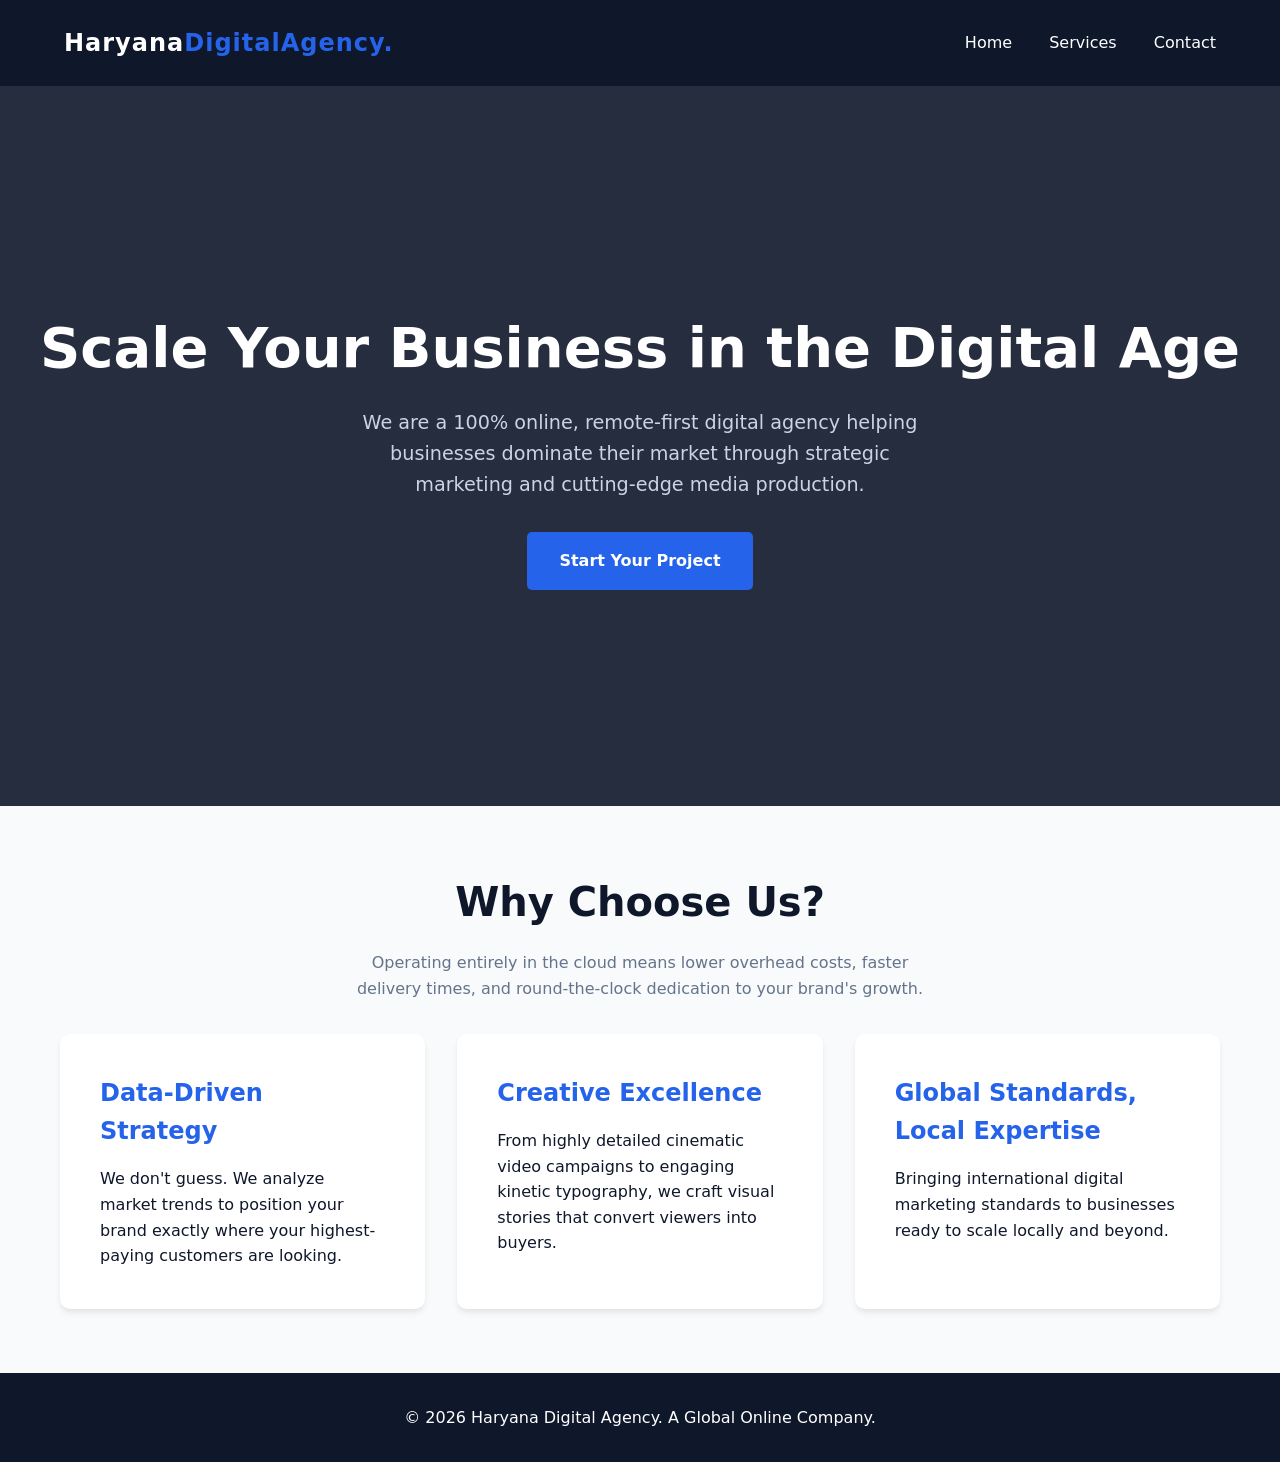
<file: index.html>
<!DOCTYPE html>
<html lang="en">
<head>
    <meta charset="UTF-8">
    <meta name="viewport" content="width=device-width, initial-scale=1.0">
    <title>Haryana Digital Agency | Transforming Brands Online</title>
    <link rel="stylesheet" href="style.css">
</head>
<body>
    <nav>
        <a href="index.html" class="logo">Haryana<span>DigitalAgency.</span></a>
        <div class="nav-links">
            <a href="index.html">Home</a>
            <a href="services.html">Services</a>
            <a href="contact.html">Contact</a>
        </div>
    </nav>

    <header class="hero">
        <div>
            <h1>Scale Your Business in the Digital Age</h1>
            <p>We are a 100% online, remote-first digital agency helping businesses dominate their market through strategic marketing and cutting-edge media production.</p>
            <a href="contact.html" class="btn">Start Your Project</a>
        </div>
    </header>

    <section class="container">
        <h2 style="text-align: center; font-size: 2.5rem; margin-bottom: 1rem;">Why Choose Us?</h2>
        <p style="text-align: center; color: var(--gray); max-width: 600px; margin: 0 auto;">Operating entirely in the cloud means lower overhead costs, faster delivery times, and round-the-clock dedication to your brand's growth.</p>
        
        <div class="grid">
            <div class="card">
                <h3>Data-Driven Strategy</h3>
                <p>We don't guess. We analyze market trends to position your brand exactly where your highest-paying customers are looking.</p>
            </div>
            <div class="card">
                <h3>Creative Excellence</h3>
                <p>From highly detailed cinematic video campaigns to engaging kinetic typography, we craft visual stories that convert viewers into buyers.</p>
            </div>
            <div class="card">
                <h3>Global Standards, Local Expertise</h3>
                <p>Bringing international digital marketing standards to businesses ready to scale locally and beyond.</p>
            </div>
        </div>
    </section>

    <footer>
        <p>&copy; 2026 Haryana Digital Agency. A Global Online Company.</p>
    </footer>
</body>
</html>
</file>
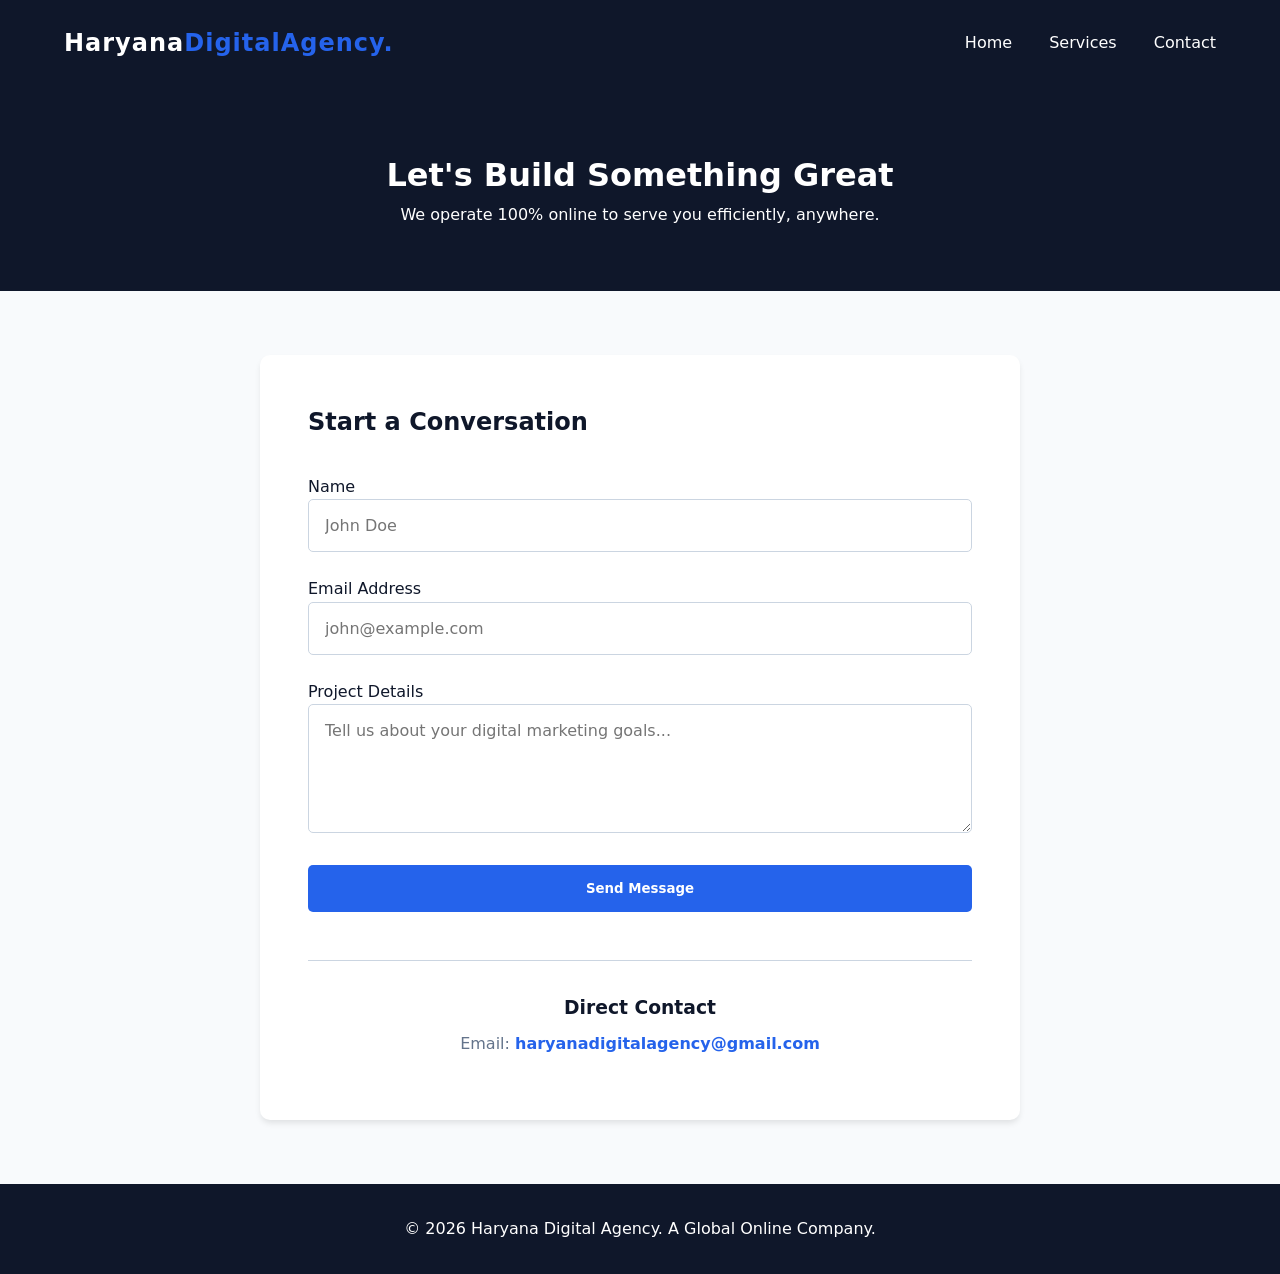
<file: contact.html>
<!DOCTYPE html>
<html lang="en">
<head>
    <meta charset="UTF-8">
    <meta name="viewport" content="width=device-width, initial-scale=1.0">
    <title>Contact Us | Haryana Digital Agency</title>
    <link rel="stylesheet" href="style.css">
</head>
<body>
    <nav>
        <a href="index.html" class="logo">Haryana<span>DigitalAgency.</span></a>
        <div class="nav-links">
            <a href="index.html">Home</a>
            <a href="services.html">Services</a>
            <a href="contact.html">Contact</a>
        </div>
    </nav>

    <header class="page-header">
        <h1>Let's Build Something Great</h1>
        <p>We operate 100% online to serve you efficiently, anywhere.</p>
    </header>

    <section class="container" style="max-width: 800px;">
        <div class="contact-form">
            <h2 style="margin-bottom: 2rem;">Start a Conversation</h2>
            <form action="https://formspree.io/f/mdeojryn" method="POST">
                <div class="form-group">
                    <label>Name</label>
                    <input type="text" name="name" required placeholder="John Doe">
                </div>
                <div class="form-group">
                    <label>Email Address</label>
                    <input type="email" name="email" required placeholder="john@example.com">
                </div>
                <div class="form-group">
                    <label>Project Details</label>
                    <textarea name="message" rows="5" required placeholder="Tell us about your digital marketing goals..."></textarea>
                </div>
                <button type="submit" class="btn" style="width: 100%; border: none; cursor: pointer;">Send Message</button>
            </form>
            
            <div style="margin-top: 3rem; text-align: center; padding-top: 2rem; border-top: 1px solid #cbd5e1;">
                <h3>Direct Contact</h3>
                <p style="color: var(--gray); margin-top: 0.5rem;">
                    Email: <a href="mailto:haryanadigitalagency@gmail.com" style="color: var(--primary); text-decoration: none; font-weight: bold;">haryanadigitalagency@gmail.com</a>
                </p>
                <p style="color: var(--gray); font-size: 0.9rem; margin-top: 1rem;">
                    
                </p>
            </div>
        </div>
    </section>

    <footer>
        <p>&copy; 2026 Haryana Digital Agency. A Global Online Company.</p>
    </footer>
</body>
</html>
</file>
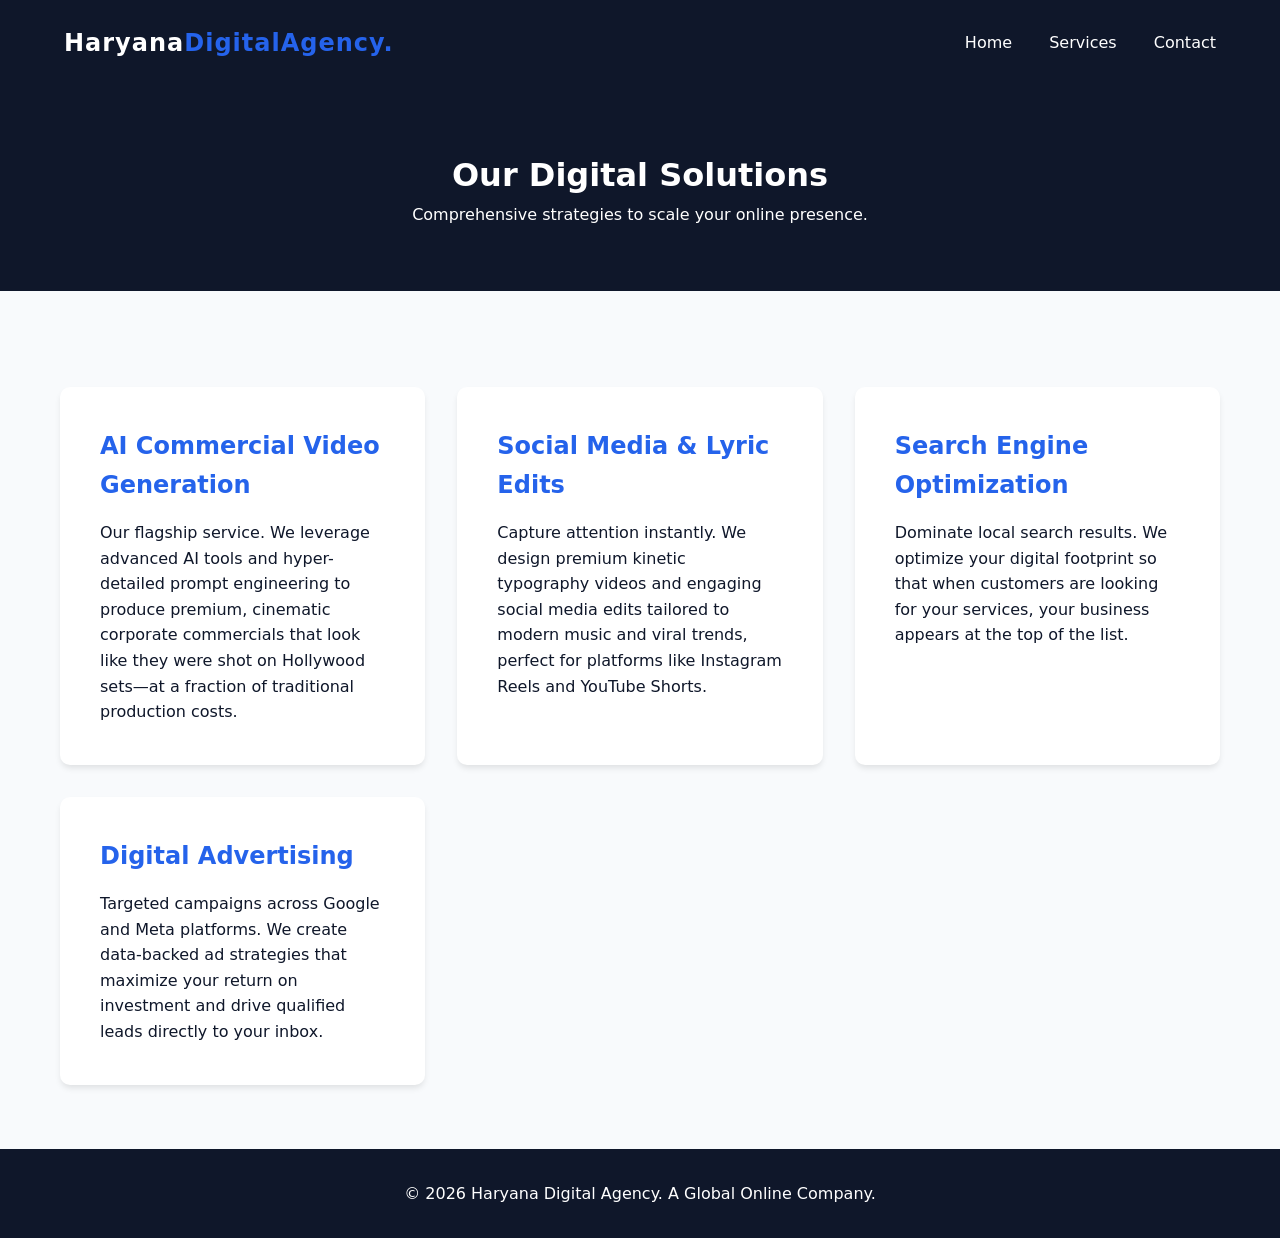
<file: services.html>
<!DOCTYPE html>
<html lang="en">
<head>
    <meta charset="UTF-8">
    <meta name="viewport" content="width=device-width, initial-scale=1.0">
    <title>Our Services | Haryana Digital Agency</title>
    <link rel="stylesheet" href="style.css">
</head>
<body>
    <nav>
        <a href="index.html" class="logo">Haryana<span>DigitalAgency.</span></a>
        <div class="nav-links">
            <a href="index.html">Home</a>
            <a href="services.html">Services</a>
            <a href="contact.html">Contact</a>
        </div>
    </nav>

    <header class="page-header">
        <h1>Our Digital Solutions</h1>
        <p>Comprehensive strategies to scale your online presence.</p>
    </header>

    <section class="container">
        <div class="grid">
            <div class="card">
                <h3>AI Commercial Video Generation</h3>
                <p>Our flagship service. We leverage advanced AI tools and hyper-detailed prompt engineering to produce premium, cinematic corporate commercials that look like they were shot on Hollywood sets—at a fraction of traditional production costs.</p>
            </div>
            <div class="card">
                <h3>Social Media & Lyric Edits</h3>
                <p>Capture attention instantly. We design premium kinetic typography videos and engaging social media edits tailored to modern music and viral trends, perfect for platforms like Instagram Reels and YouTube Shorts.</p>
            </div>
            <div class="card">
                <h3>Search Engine Optimization</h3>
                <p>Dominate local search results. We optimize your digital footprint so that when customers are looking for your services, your business appears at the top of the list.</p>
            </div>
            <div class="card">
                <h3>Digital Advertising</h3>
                <p>Targeted campaigns across Google and Meta platforms. We create data-backed ad strategies that maximize your return on investment and drive qualified leads directly to your inbox.</p>
            </div>
        </div>
    </section>

    <footer>
        <p>&copy; 2026 Haryana Digital Agency. A Global Online Company.</p>
    </footer>
</body>
</html>
</file>
<file: style.css>
:root {
    --primary: #2563eb;
    --dark: #0f172a;
    --light: #f8fafc;
    --gray: #64748b;
}

* {
    margin: 0;
    padding: 0;
    box-sizing: border-box;
    font-family: 'Inter', system-ui, sans-serif;
}

body {
    background-color: var(--light);
    color: var(--dark);
    line-height: 1.6;
}

/* Navigation */
nav {
    background: var(--dark);
    padding: 1.5rem 5%;
    display: flex;
    justify-content: space-between;
    align-items: center;
}

.logo {
    color: white;
    font-size: 1.5rem;
    font-weight: 800;
    text-decoration: none;
    letter-spacing: 1px;
}

.logo span {
    color: var(--primary);
}

.nav-links a {
    color: white;
    text-decoration: none;
    margin-left: 2rem;
    font-weight: 500;
    transition: color 0.3s;
}

.nav-links a:hover {
    color: var(--primary);
}

/* Hero Section */
.hero {
    background: linear-gradient(rgba(15, 23, 42, 0.9), rgba(15, 23, 42, 0.9)), url('https://images.unsplash.com/photo-1460925895917-afdab827c52f?auto=format&fit=crop&q=80') center/cover;
    height: 80vh;
    display: flex;
    align-items: center;
    justify-content: center;
    text-align: center;
    color: white;
    padding: 0 20px;
}

.hero h1 {
    font-size: 3.5rem;
    margin-bottom: 1rem;
    animation: fadeInUp 1s ease-out;
}

.hero p {
    font-size: 1.2rem;
    max-width: 600px;
    margin: 0 auto 2rem;
    color: #cbd5e1;
}

.btn {
    display: inline-block;
    padding: 1rem 2rem;
    background: var(--primary);
    color: white;
    text-decoration: none;
    border-radius: 5px;
    font-weight: bold;
    transition: transform 0.3s;
}

.btn:hover {
    transform: translateY(-3px);
}

/* Page Headers */
.page-header {
    background: var(--dark);
    color: white;
    text-align: center;
    padding: 4rem 20px;
}

/* Container */
.container {
    max-width: 1200px;
    margin: 0 auto;
    padding: 4rem 20px;
}

/* Grid Layouts */
.grid {
    display: grid;
    grid-template-columns: repeat(auto-fit, minmax(300px, 1fr));
    gap: 2rem;
    margin-top: 2rem;
}

.card {
    background: white;
    padding: 2.5rem;
    border-radius: 10px;
    box-shadow: 0 4px 6px -1px rgba(0, 0, 0, 0.1);
    transition: transform 0.3s;
}

.card:hover {
    transform: translateY(-5px);
}

.card h3 {
    color: var(--primary);
    margin-bottom: 1rem;
    font-size: 1.5rem;
}

/* Contact Form */
.contact-form {
    background: white;
    padding: 3rem;
    border-radius: 10px;
    box-shadow: 0 4px 6px -1px rgba(0, 0, 0, 0.1);
}

.form-group {
    margin-bottom: 1.5rem;
}

input, textarea {
    width: 100%;
    padding: 1rem;
    border: 1px solid #cbd5e1;
    border-radius: 5px;
    font-size: 1rem;
}

/* Footer */
footer {
    background: var(--dark);
    color: white;
    text-align: center;
    padding: 2rem;
    margin-top: auto;
}

@keyframes fadeInUp {
    from { opacity: 0; transform: translateY(20px); }
    to { opacity: 1; transform: translateY(0); }
}

@media (max-width: 768px) {
    .nav-links { display: none; }
    .hero h1 { font-size: 2.5rem; }
}
</file>
